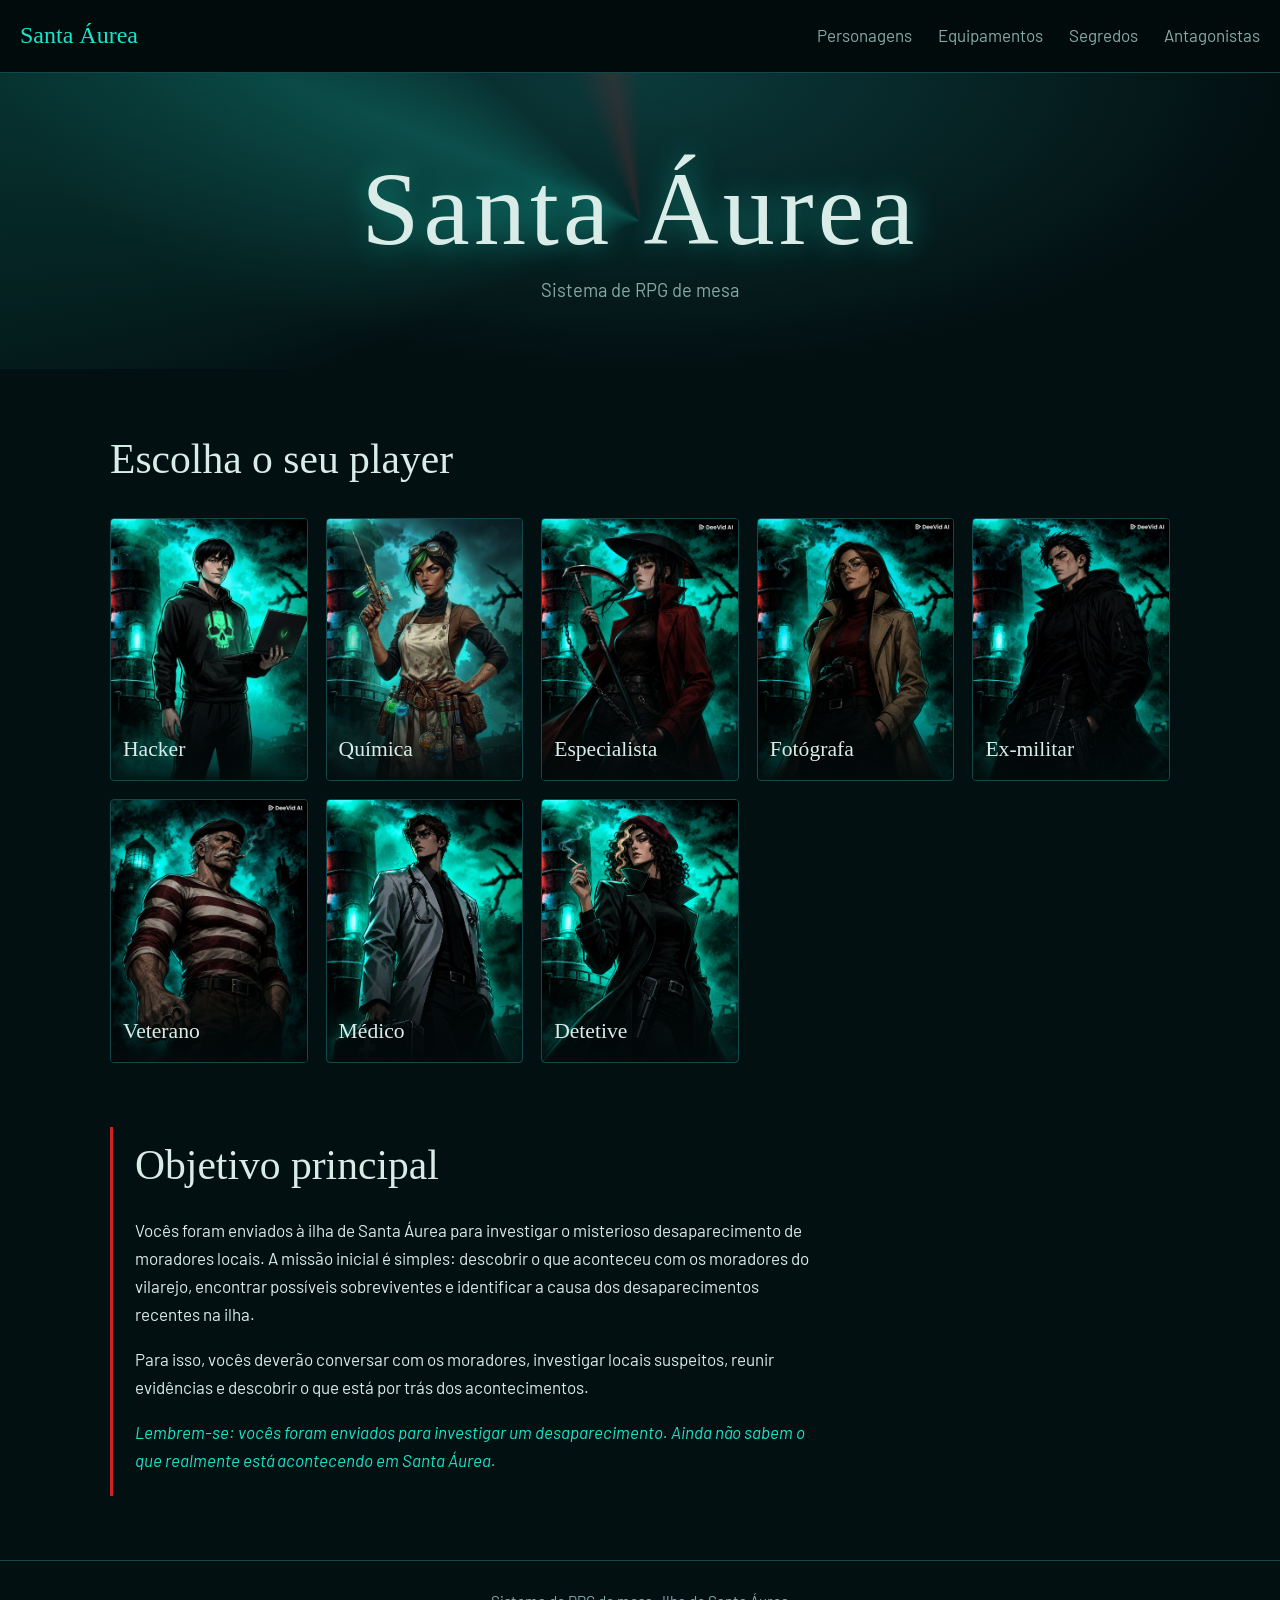
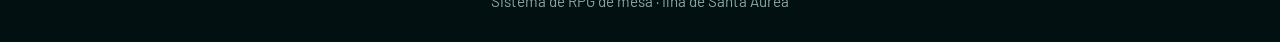
<file: index.html>
<!DOCTYPE html>
<html lang="pt-BR">
<head>
<meta charset="utf-8">
<meta name="viewport" content="width=device-width, initial-scale=1">
<title>Início · Santa Áurea</title>
<link href="https://fonts.googleapis.com/css2?family=IM+Fell+English+SC&family=Barlow:wght@400;500;600&display=swap" rel="stylesheet">
<link rel="stylesheet" href="style.css">
</head>
<body>
<nav>
<a class="brand" href="index.html">Santa Áurea</a>
<a data-s="personagens" href="personagens.html">Personagens</a>
<a data-s="equipamentos" href="equipamentos.html">Equipamentos</a>
<a data-s="segredos" href="segredos.html">Segredos</a>
<a data-s="antagonistas" href="antagonistas.html">Antagonistas</a>
</nav>
<main id="app" data-view="home">
<section class="hero"><h1>Santa Áurea</h1><p>Sistema de RPG de mesa</p></section>
<div class="wrap"><h2>Escolha o seu player</h2>
<div class="grid"><a class="pc" href="jogador.html?p=hacker"><img src="images/hacker.jpg" alt="Hacker"><h3>Hacker</h3></a><a class="pc" href="jogador.html?p=quimica"><img src="images/quimica.jpg" alt="Química"><h3>Química</h3></a><a class="pc" href="jogador.html?p=especialista"><img src="images/especialista.jpg" alt="Especialista"><h3>Especialista</h3></a><a class="pc" href="jogador.html?p=fotografa"><img src="images/fotografa.jpg" alt="Fotógrafa"><h3>Fotógrafa</h3></a><a class="pc" href="jogador.html?p=ex-militar"><img src="images/ex-militar.jpg" alt="Ex-militar"><h3>Ex-militar</h3></a><a class="pc" href="jogador.html?p=veterano"><img src="images/veterano.jpg" alt="Veterano"><h3>Veterano</h3></a><a class="pc" href="jogador.html?p=medico"><img src="images/medico.jpg" alt="Médico"><h3>Médico</h3></a><a class="pc" href="jogador.html?p=detetive"><img src="images/detetive.jpg" alt="Detetive"><h3>Detetive</h3></a></div>
<section class="mission"><h2>Objetivo principal</h2>
<p>Vocês foram enviados à ilha de Santa Áurea para investigar o misterioso desaparecimento de moradores locais. A missão inicial é simples: descobrir o que aconteceu com os moradores do vilarejo, encontrar possíveis sobreviventes e identificar a causa dos desaparecimentos recentes na ilha.</p>
<p>Para isso, vocês deverão conversar com os moradores, investigar locais suspeitos, reunir evidências e descobrir o que está por trás dos acontecimentos.</p>
<p class="note">Lembrem-se: vocês foram enviados para investigar um desaparecimento. Ainda não sabem o que realmente está acontecendo em Santa Áurea.</p></section></div>
</main>
<footer>Sistema de RPG de mesa · Ilha de Santa Áurea</footer>
<script src="script.js"></script>
</body>
</html>
</file>
<file: style.css>
:root{--bg:#031012;--panel:#061c1e;--line:#14484a;--teal:#19e6cc;--red:#d0202a;--bone:#d9ece8;--mut:#86aaa6;--ac:var(--teal);color-scheme:dark;box-sizing:border-box;padding-top:env(safe-area-inset-top,0px);padding-bottom:env(safe-area-inset-bottom,0px)}
html{scroll-padding-top:env(safe-area-inset-top,0px)}
*,*::before,*::after{box-sizing:inherit}
body{margin:0;background:var(--bg);color:var(--bone);font:17px/1.65 Barlow,system-ui,sans-serif}
h1,h2,h3{font-family:'IM Fell English SC',Georgia,serif;font-weight:400;margin:0}
a{color:inherit}
a:focus-visible,input:focus-visible{outline:2px solid var(--ac);outline-offset:3px}
nav{display:flex;flex-wrap:wrap;align-items:center;gap:6px 26px;padding:16px 20px;border-bottom:1px solid var(--line);background:#020b0c}
nav .brand{font-family:'IM Fell English SC',Georgia,serif;font-size:1.5rem;text-decoration:none;margin-right:auto;color:var(--teal)}
nav a[data-s]{text-decoration:none;color:var(--mut);padding:4px 0;border-bottom:2px solid transparent}
nav a[data-s]:hover,nav a.on{color:var(--bone);border-color:var(--red)}
.wrap{max-width:1100px;margin:0 auto;padding:0 20px}
.hero{position:relative;overflow:hidden;isolation:isolate;text-align:center;padding:84px 20px 64px;background:radial-gradient(ellipse at 50% 0,#0b3a3b,var(--bg) 70%)}
.hero::before{content:"";position:absolute;left:50%;top:50%;width:170vmax;height:170vmax;margin:-85vmax 0 0 -85vmax;z-index:-1;background:conic-gradient(transparent 0 68%,rgba(25,230,204,.2) 81%,transparent 87%,transparent 93%,rgba(208,32,42,.16) 97%,transparent);animation:sweep 20s linear infinite}
@keyframes sweep{to{transform:rotate(1turn)}}
@media(prefers-reduced-motion:reduce){.hero::before{animation:none}}
h1{font-size:clamp(3rem,12vw,6.5rem);line-height:1;letter-spacing:.04em;text-shadow:0 0 28px rgba(25,230,204,.45)}
.hero p{margin:14px auto 0;color:var(--mut);font-size:1.15rem}
h2{font-size:clamp(1.8rem,5vw,2.6rem);margin:56px 0 24px}
.grid{display:grid;grid-template-columns:repeat(auto-fill,minmax(190px,1fr));gap:18px}
.pc{position:relative;aspect-ratio:3/4;overflow:hidden;border:1px solid var(--line);border-radius:4px;background:var(--panel)}
.pc img{width:100%;height:100%;object-fit:cover;display:block}
.pc h3{position:absolute;inset:auto 0 0;padding:44px 12px 12px;font-size:1.35rem;background:linear-gradient(transparent,rgba(2,10,11,.95))}
.mission{max-width:70ch;margin:64px 0;padding:4px 0 4px 22px;border-left:3px solid var(--red)}
.mission h2{margin:0 0 16px}
.mission .note{color:var(--teal);font-style:italic}
input[type=search]{width:100%;font:inherit;font-size:1.1rem;padding:14px 16px;color:var(--bone);background:var(--panel);border:1px solid var(--line);border-radius:4px}
.list{margin:26px 0 56px}
.card{display:block;padding:16px;background:var(--panel);border:1px solid var(--line);border-top:3px solid var(--ac);border-radius:4px;text-decoration:none;transition:border-color .15s}
.card:hover{border-color:var(--ac)}
.card h3{font-size:1.4rem}
.card p,.tag,.empty{margin:4px 0 0;color:var(--mut)}
.empty{grid-column:1/-1}
.detail{max-width:760px;margin-bottom:64px}
.detail>a{display:inline-block;margin-top:32px;color:var(--ac)}
.detail h2{margin:12px 0 4px}
dl{display:grid;grid-template-columns:max-content 1fr;gap:8px 22px;margin:28px 0;padding:18px;border:1px solid var(--line);border-left:3px solid var(--ac);background:var(--panel)}
dt{color:var(--mut)}dd{margin:0}
main[data-sec=antagonistas]{--ac:var(--red)}
footer{padding:28px 20px;text-align:center;color:var(--mut);border-top:1px solid var(--line);font-size:.95rem}

a.pc{display:block;color:inherit;text-decoration:none;transition:border-color .15s}
a.pc:hover{border-color:var(--teal)}
.ficha{margin-bottom:64px}
.ficha>a{display:inline-block;margin-top:32px;color:var(--teal)}
.fgrid{display:grid;grid-template-columns:minmax(0,300px) 1fr;gap:32px;margin-top:12px;align-items:start}
.fgrid>img{width:100%;border:1px solid var(--line);border-radius:4px;position:sticky;top:16px}
@media(max-width:760px){.fgrid{grid-template-columns:1fr}.fgrid>img{position:static;max-width:320px}}
.ficha h2{margin:0 0 20px}
fieldset{min-width:0;margin:0 0 20px;padding:14px 18px 18px;border:1px solid var(--line);border-left:3px solid var(--red);background:var(--panel)}
legend{font-family:'IM Fell English SC',Georgia,serif;font-size:1.3rem;padding:0 8px}
.cols,.attrs,.one{display:grid;gap:14px}
.cols{grid-template-columns:repeat(auto-fit,minmax(200px,1fr))}
.attrs{grid-template-columns:repeat(auto-fit,minmax(110px,1fr))}
.fl{display:block}
.fl span{display:block;margin-bottom:4px;color:var(--mut);font-size:.92rem}
.fl input,.fl textarea{width:100%;font:inherit;color:var(--bone);background:var(--bg);border:1px solid var(--line);border-radius:4px;padding:8px 10px}
.fl textarea{resize:vertical}
.attrs input{text-align:center;font-size:1.5rem}
.fl [readonly]{border-style:dashed;color:var(--mut)}
textarea:focus-visible,button:focus-visible{outline:2px solid var(--teal);outline-offset:3px}
.bar{display:flex;flex-wrap:wrap;align-items:center;gap:12px}
button{font:inherit;font-weight:600;cursor:pointer;padding:10px 20px;border-radius:4px;border:1px solid var(--teal);background:var(--teal);color:#021012}
button.ghost{background:none;color:var(--bone);border-color:var(--line)}
#msg{color:var(--teal)}
/* ===== Imagens dos cards e do detalhe ===== */
.card-media{
  aspect-ratio: 16 / 10;
  overflow: hidden;
  border-bottom: 1px solid var(--line);
  background: linear-gradient(135deg, #072325, #021012);
}
.card-img{
  width: 100%; height: 100%;
  object-fit: cover;
  display: block;
  transition: transform .25s ease;
}
.card:hover .card-img{ transform: scale(1.04); }

/* Placeholder quando não há imagem */
.card-img.ph, .detail-img.ph{
  display: flex;
  align-items: center;
  justify-content: center;
  width: 100%; height: 100%;
  background:
    repeating-linear-gradient(45deg,
      rgba(25,230,204,.06) 0 10px,
      transparent 10px 20px),
    linear-gradient(135deg, #072325, #021012);
  color: var(--mut);
  font-family: 'IM Fell English SC', Georgia, serif;
  font-size: 1.1rem;
  letter-spacing: .08em;
  text-transform: uppercase;
}
.detail-img.ph{ min-height: 220px; font-size: 1.3rem; }

/* Imagem quebrada (404) vira placeholder visualmente */
.card-img.broken, .detail-img.broken{
  opacity: 0;
}

/* Layout do detalhe com imagem ao lado do título */
.detail-head{
  display: grid;
  grid-template-columns: minmax(0, 220px) 1fr;
  gap: 20px;
  align-items: center;
  margin: 16px 0 12px;
}
.detail-media{
  border: 1px solid var(--line);
  border-left: 3px solid var(--ac);
  border-radius: 4px;
  overflow: hidden;
  aspect-ratio: 4 / 3;
  background: var(--panel);
}
.detail-img{
  width: 100%; height: 100%;
  object-fit: cover;
  display: block;
}
@media (max-width: 600px){
  .detail-head{ grid-template-columns: 1fr; }
  .detail-media{ aspect-ratio: 16 / 9; }
  .lb-img{
    max-width: 92vw;
    max-height: 62vh;
  }
  .lb-cap{ font-size: .95rem; }
}

.lightbox{
  position: fixed; inset: 0;
  z-index: 1000;
  display: flex;
  flex-direction: column;
  align-items: center;
  justify-content: center;
  gap: 10px;
  /* padding generoso = imagem nunca cola nas bordas */
  padding: clamp(20px, 6vw, 64px);
  background: rgba(2, 10, 11, .92);
  backdrop-filter: blur(4px);
  animation: lb-in .18s ease-out;
}
.lightbox[hidden]{ display: none; }

.lb-img{
  /* no celular ocupa no máximo ~70% da tela; no desktop ~55% */
  max-width: min(90vw, 720px);
  max-height: 85vh;
  width: auto;
  height: auto;
  object-fit: contain;
  border: 1px solid var(--line);
  border-radius: 4px;
  box-shadow: 0 0 30px rgba(25, 230, 204, .22);
  background: var(--panel);
}

.lb-cap{
  margin: 0;
  max-width: min(90vw, 720px);
  color: var(--bone);
  font-family: 'IM Fell English SC', Georgia, serif;
  font-size: 1.05rem;
  text-align: center;
  opacity: .9;
}
/* Ficha do antagonista */
.ficha-img{cursor:zoom-in}
.ficha-img.broken{opacity:0}
.fgrid>.ph{aspect-ratio:3/4;border:1px dashed var(--line);border-radius:4px;background:var(--panel)}
</file>
